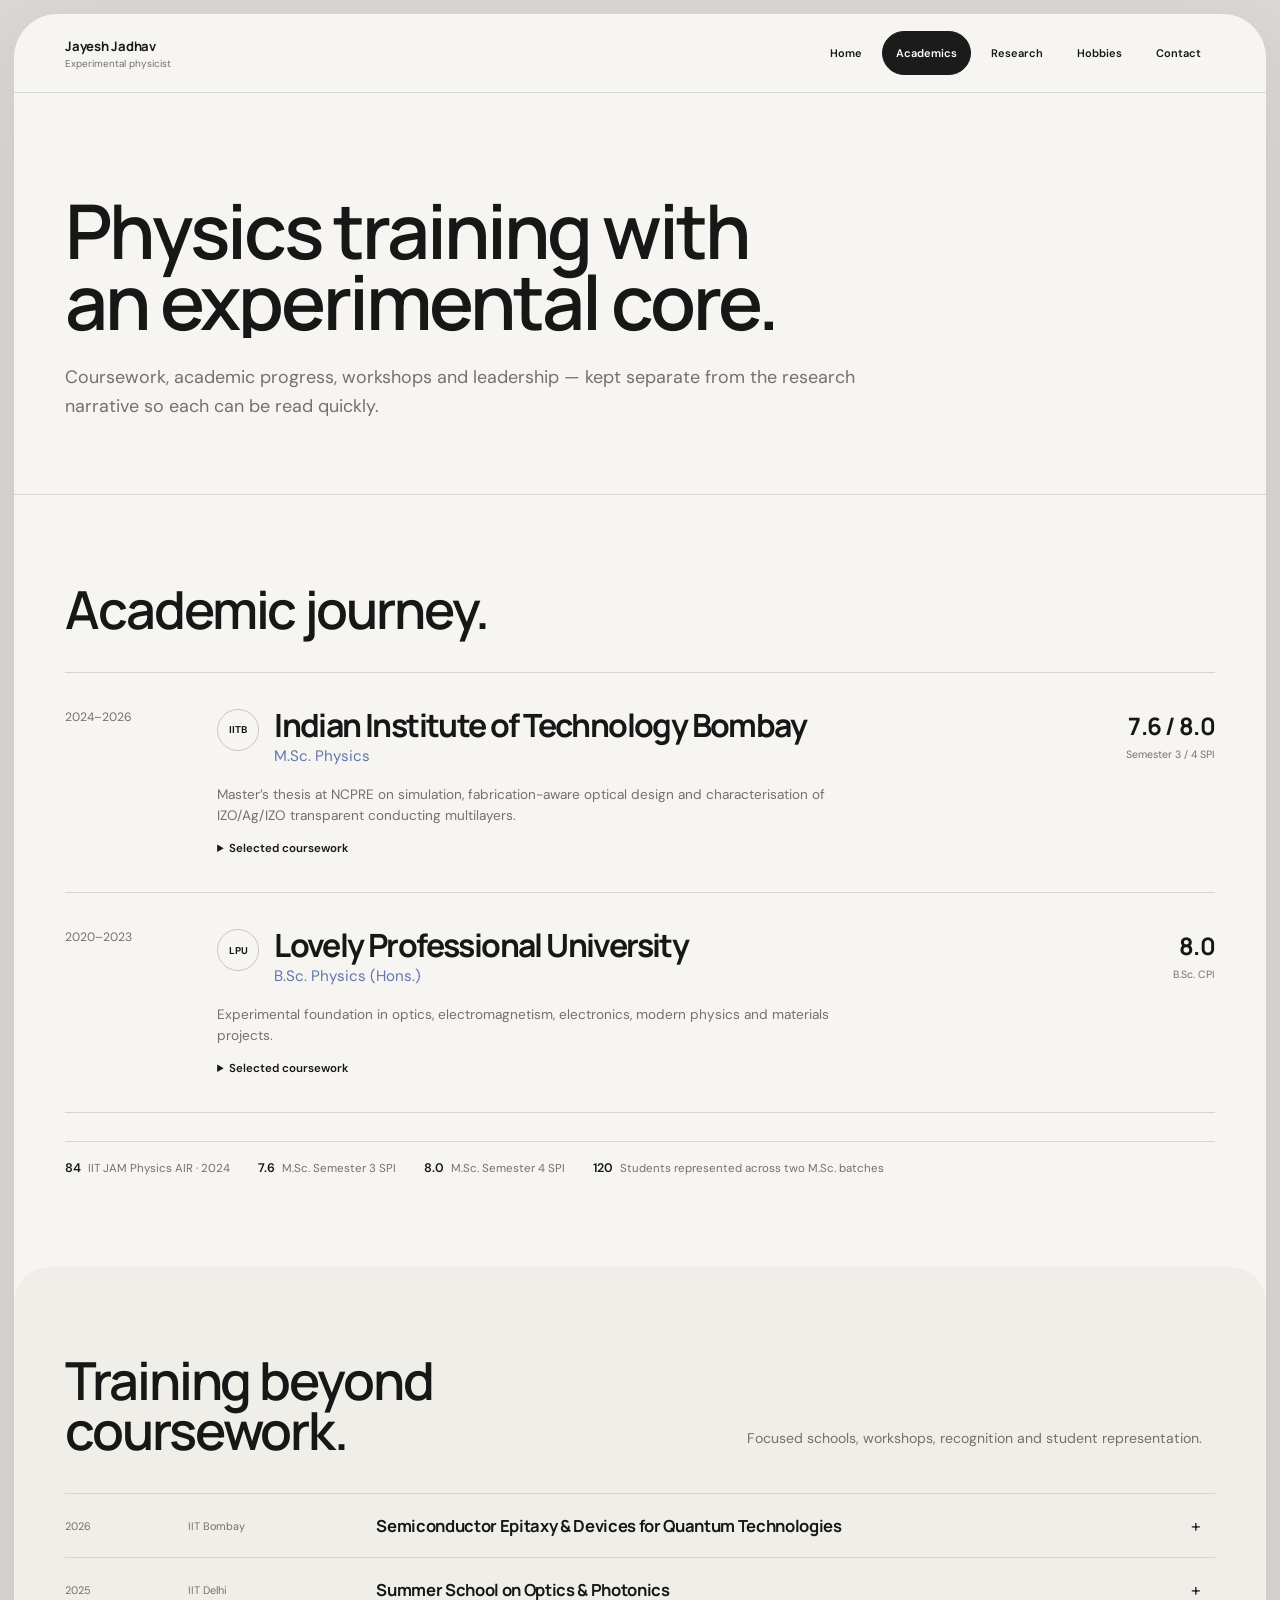
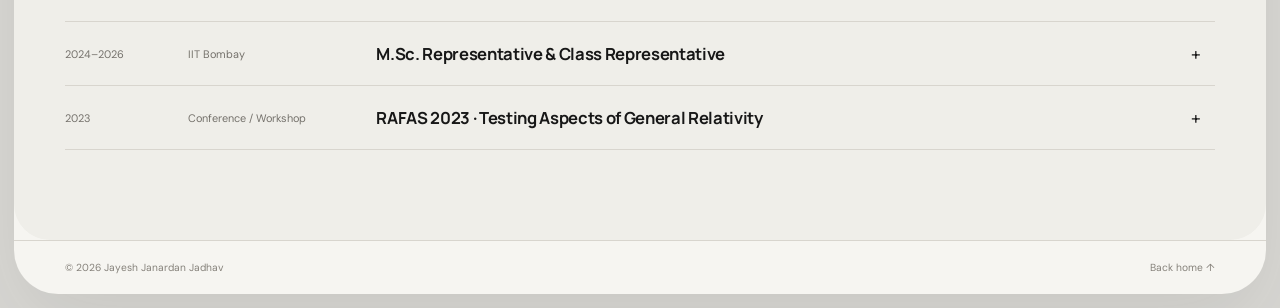
<file: academics.html>
<!doctype html>
<html lang="en">
<head>
  <meta charset="utf-8" />
  <meta name="viewport" content="width=device-width,initial-scale=1" />
  <meta name="description" content="Academic background, coursework, achievements and training of Jayesh Jadhav." />
  <meta name="theme-color" content="#f3f1ec" />
  <title>Jayesh Jadhav — Academics</title>
  <link rel="preconnect" href="https://fonts.googleapis.com">
  <link rel="preconnect" href="https://fonts.gstatic.com" crossorigin>
  <link href="https://fonts.googleapis.com/css2?family=DM+Sans:wght@400;500;600&family=Manrope:wght@400;500;600;700&display=swap" rel="stylesheet">
  <link rel="stylesheet" href="style.css" />
  <link rel="stylesheet" href="impeccable-polish.css" />
  <script defer src="app.js"></script>
</head>
<body>
<a class="skip-link" href="#main">Skip to content</a>
<div class="page-shell inner-shell">
  <header class="topbar">
    <a class="brand-mini" href="index.html"><strong>Jayesh Jadhav</strong><span>Experimental physicist</span></a>
    <nav class="page-nav" aria-label="Portfolio sections">
      <a class="nav-pill" href="index.html">Home</a><a class="nav-pill active" aria-current="page" href="academics.html">Academics</a><a class="nav-pill" href="research.html">Research</a><a class="nav-pill" href="hobbies.html">Hobbies</a><a class="nav-pill" href="contact.html">Contact</a>
    </nav>
  </header>

  <main id="main">
    <section class="page-intro reveal">
      <h1>Physics training with<br>an experimental core.</h1>
      <p>Coursework, academic progress, workshops and leadership — kept separate from the research narrative so each can be read quickly.</p>
    </section>

    <section class="content-section reveal">
      <div class="section-heading compact"><div><h2>Academic journey.</h2></div></div>
      <div class="education-list">
        <article class="edu-item">
          <div class="edu-year">2024–2026</div>
          <div class="edu-main">
            <div class="institution-line"><span class="institution-mark" aria-hidden="true">IITB</span><div><h3>Indian Institute of Technology Bombay</h3><p>M.Sc. Physics</p></div></div>
            <p class="edu-note">Master’s thesis at NCPRE on simulation, fabrication-aware optical design and characterisation of IZO/Ag/IZO transparent conducting multilayers.</p>
            <details><summary>Selected coursework</summary><div class="details-body">Light–Matter Interaction (Quantum Optics) · Photonics &amp; Engineering · Ultrafast Sciences · Introduction to Condensed Matter Physics · Electromagnetic Theory I &amp; II · Quantum Mechanics I &amp; II · Statistical Physics · Electronics &amp; Programming Laboratory</div></details>
          </div>
          <div class="edu-metric"><strong>7.6 / 8.0</strong><span>Semester 3 / 4 SPI</span></div>
        </article>
        <article class="edu-item">
          <div class="edu-year">2020–2023</div>
          <div class="edu-main">
            <div class="institution-line"><span class="institution-mark" aria-hidden="true">LPU</span><div><h3>Lovely Professional University</h3><p>B.Sc. Physics (Hons.)</p></div></div>
            <p class="edu-note">Experimental foundation in optics, electromagnetism, electronics, modern physics and materials projects.</p>
            <details><summary>Selected coursework</summary><div class="details-body">Applied Optics · Solid-State Physics · Quantum Mechanics &amp; Applications · Electromagnetic Theory · Analogue &amp; Digital Systems · Nuclear &amp; Particle Physics · Statistical Mechanics · Mathematical Physics I &amp; II</div></details>
          </div>
          <div class="edu-metric"><strong>8.0</strong><span>B.Sc. CPI</span></div>
        </article>
      </div>
      <div class="metric-row" aria-label="Academic highlights">
        <div><strong>84</strong><span>IIT JAM Physics AIR · 2024</span></div>
        <div><strong>7.6</strong><span>M.Sc. Semester 3 SPI</span></div>
        <div><strong>8.0</strong><span>M.Sc. Semester 4 SPI</span></div>
        <div><strong>120</strong><span>Students represented across two M.Sc. batches</span></div>
      </div>
    </section>

    <section class="content-section soft-section reveal">
      <div class="section-heading"><div><h2>Training beyond coursework.</h2></div><p>Focused schools, workshops, recognition and student representation.</p></div>
      <div class="timeline-clean">
        <details><summary><time>2026</time><span>IIT Bombay</span><strong>Semiconductor Epitaxy &amp; Devices for Quantum Technologies</strong><b aria-hidden="true">+</b></summary><p>Focused exposure to semiconductor epitaxy, device structures and material platforms relevant to emerging quantum technologies.</p></details>
        <details><summary><time>2025</time><span>IIT Delhi</span><strong>Summer School on Optics &amp; Photonics</strong><b aria-hidden="true">+</b></summary><p>Focused training in optics and photonics, strengthening the connection between thin-film work and broader light–matter interaction.</p></details>
        <details><summary><time>2024–2026</time><span>IIT Bombay</span><strong>M.Sc. Representative &amp; Class Representative</strong><b aria-hidden="true">+</b></summary><p>Represented two M.Sc. Physics batches, coordinated academic and student matters and supported department-level activities.</p></details>
        <details><summary><time>2023</time><span>Conference / Workshop</span><strong>RAFAS 2023 · Testing Aspects of General Relativity</strong><b aria-hidden="true">+</b></summary><p>Attended the Fourth International Conference on Recent Advances in Fundamental and Applied Sciences and an IIT Gandhinagar workshop on Testing Aspects of General Relativity.</p></details>
      </div>
    </section>
  </main>
  <footer><span>© <span data-year></span> Jayesh Janardan Jadhav</span><a href="index.html">Back home ↑</a></footer>
</div>
</body>
</html>
</file>
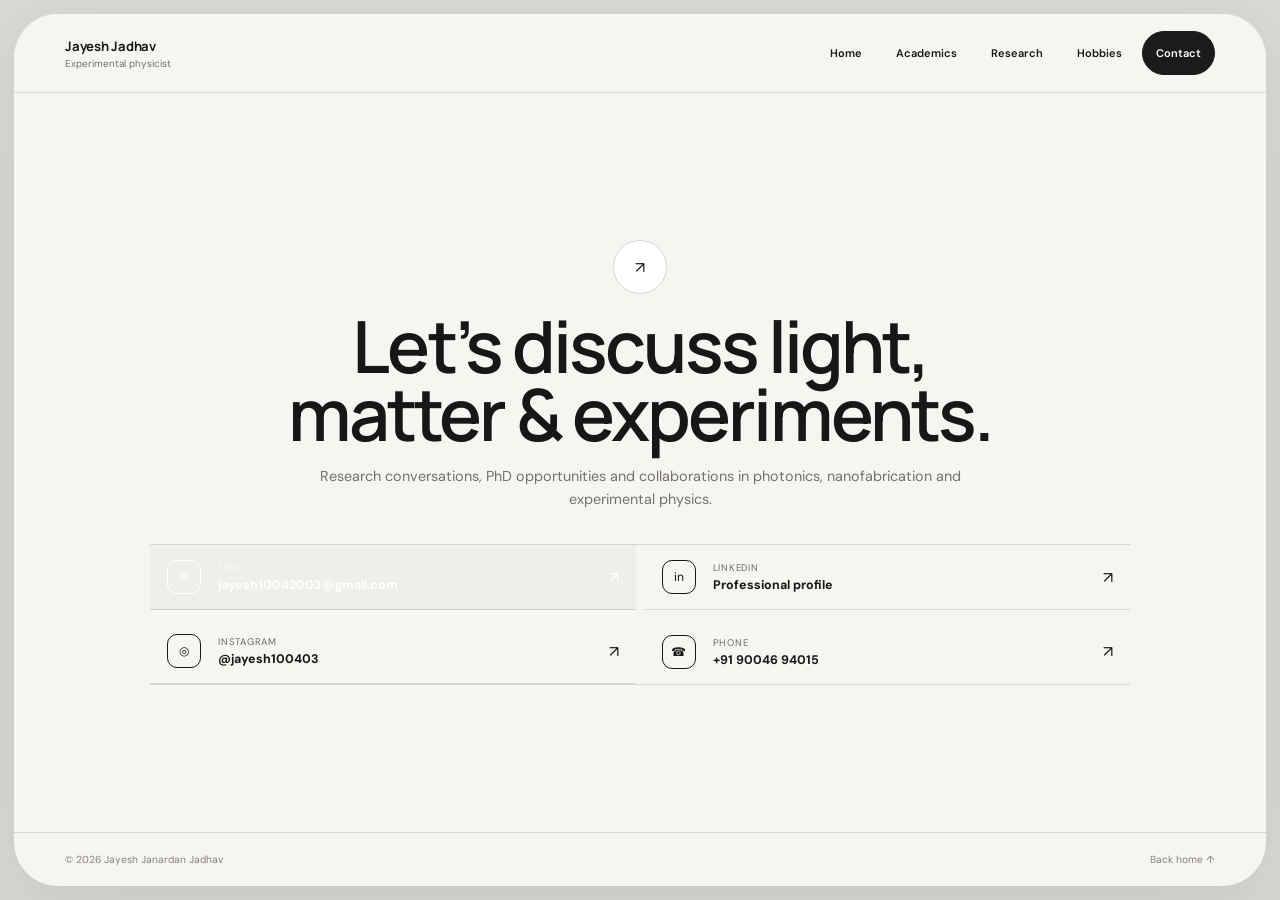
<file: contact.html>
<!doctype html>
<html lang="en">
<head>
  <meta charset="utf-8" />
  <meta name="viewport" content="width=device-width,initial-scale=1" />
  <meta name="description" content="Contact Jayesh Jadhav for research conversations, PhD opportunities and collaborations." />
  <meta name="theme-color" content="#f3f1ec" />
  <title>Jayesh Jadhav — Contact</title>
  <link rel="preconnect" href="https://fonts.googleapis.com"><link rel="preconnect" href="https://fonts.gstatic.com" crossorigin>
  <link href="https://fonts.googleapis.com/css2?family=DM+Sans:wght@400;500;600&family=Manrope:wght@400;500;600;700&display=swap" rel="stylesheet">
  <link rel="stylesheet" href="style.css" />
  <link rel="stylesheet" href="impeccable-polish.css" />
</head>
<body>
<a class="skip-link" href="#main">Skip to content</a>
<div class="page-shell contact-shell">
  <header class="topbar">
    <a class="brand-mini" href="index.html"><strong>Jayesh Jadhav</strong><span>Experimental physicist</span></a>
    <nav class="page-nav" aria-label="Portfolio sections"><a class="nav-pill" href="index.html">Home</a><a class="nav-pill" href="academics.html">Academics</a><a class="nav-pill" href="research.html">Research</a><a class="nav-pill" href="hobbies.html">Hobbies</a><a class="nav-pill active" aria-current="page" href="contact.html">Contact</a></nav>
  </header>
  <main class="contact-view" id="main">
    <section class="contact-card-main">
      <div class="contact-symbol" aria-hidden="true">↗</div><h1>Let’s discuss light,<br>matter & experiments.</h1><p>Research conversations, PhD opportunities and collaborations in photonics, nanofabrication and experimental physics.</p>
      <div class="contact-grid">
        <a class="contact-option primary" href="mailto:jayesh10042003@gmail.com"><span aria-hidden="true">✉</span><div><small>Email</small><strong>jayesh10042003@gmail.com</strong></div><b aria-hidden="true">↗</b></a>
        <a class="contact-option" href="https://www.linkedin.com/in/jayeshjadhaviitbphysics" target="_blank" rel="noreferrer"><span aria-hidden="true">in</span><div><small>LinkedIn</small><strong>Professional profile</strong></div><b aria-hidden="true">↗</b></a>
        <a class="contact-option" href="https://www.instagram.com/jayesh100403/" target="_blank" rel="noreferrer"><span aria-hidden="true">◎</span><div><small>Instagram</small><strong>@jayesh100403</strong></div><b aria-hidden="true">↗</b></a>
        <a class="contact-option" href="tel:+919004694015"><span aria-hidden="true">☎</span><div><small>Phone</small><strong>+91 90046 94015</strong></div><b aria-hidden="true">↗</b></a>
      </div>
    </section>
  </main>
  <footer><span>© <span data-year></span> Jayesh Janardan Jadhav</span><a href="index.html">Back home ↑</a></footer>
</div>
<script>document.querySelectorAll('[data-year]').forEach(el=>el.textContent=new Date().getFullYear());</script>
</body>
</html>
</file>
<file: style.css>
:root{
  --bg:#d9d8d4;
  --paper:#f6f5f1;
  --paper-2:#efeee9;
  --ink:#171717;
  --muted:#74716b;
  --line:#d8d5ce;
  --blue:#6476af;
  --green:#91a58d;
  --shadow:0 30px 85px rgba(35,35,35,.09);
  --pad:clamp(22px,4vw,62px);
}
*{box-sizing:border-box}
html{background:var(--bg);scroll-behavior:smooth}
body{margin:0;background:var(--bg);color:var(--ink);font-family:"DM Sans",Arial,sans-serif;-webkit-font-smoothing:antialiased;text-rendering:optimizeLegibility}
a{color:inherit}img{max-width:100%}button,a,summary{-webkit-tap-highlight-color:transparent}.skip-link{position:fixed;left:12px;top:-60px;z-index:100;padding:10px 14px;border-radius:12px;background:#111;color:#fff;text-decoration:none}.skip-link:focus{top:12px}
.page-shell{width:min(1460px,calc(100% - 28px));margin:14px auto;background:var(--paper);border-radius:44px;overflow:hidden;box-shadow:var(--shadow)}
.inner-shell{min-height:calc(100dvh - 28px)}
.topbar{position:sticky;top:0;z-index:20;display:flex;align-items:center;justify-content:space-between;gap:24px;padding:17px var(--pad);border-bottom:1px solid rgba(216,213,206,.8);background:rgba(246,245,241,.91);backdrop-filter:blur(18px) saturate(140%);-webkit-backdrop-filter:blur(18px) saturate(140%)}
.home-topbar{display:grid;grid-template-columns:1fr auto 1fr}
.contact-mini{font-size:.72rem;color:#57534e;text-decoration:none}.top-actions{display:flex;gap:7px}.pill,.nav-pill{display:inline-flex;align-items:center;justify-content:center;min-height:33px;padding:0 13px;border:1px solid var(--line);border-radius:999px;background:#fff;text-decoration:none;font-size:.69rem;font-weight:600;white-space:nowrap;transition:transform .18s ease,background .18s ease,border-color .18s ease}.pill:hover,.nav-pill:hover{transform:translateY(-1px);border-color:#aaa59c}.pill-dark,.nav-pill.active{border-color:#1b1b1b;background:#1b1b1b;color:#fff}.social-nav{justify-self:end;display:flex;align-items:center;gap:7px;font-size:.69rem}.social-nav a{text-decoration:none}.social-nav span{color:#aaa49b}
.brand-mini{display:flex;flex-direction:column;gap:2px;text-decoration:none}.brand-mini strong{font-family:"Manrope",sans-serif;font-size:.82rem;letter-spacing:-.02em}.brand-mini span{color:var(--muted);font-size:.62rem}.page-nav{display:flex;align-items:center;gap:6px;overflow-x:auto;scrollbar-width:none}.page-nav::-webkit-scrollbar{display:none}

/* One-view home */
.home-page{overflow:hidden}.home-shell{height:calc(100dvh - 28px);display:grid;grid-template-rows:auto minmax(0,1fr) auto}.home-main{min-height:0;display:grid;grid-template-rows:minmax(0,1fr) auto}.home-hero{min-height:0;display:grid;place-items:center;padding:clamp(22px,4vh,48px) var(--pad) clamp(18px,3vh,34px);background:radial-gradient(circle at 50% 20%,rgba(255,255,255,.92),transparent 34%),linear-gradient(180deg,#f7f6f2,#f1f0eb)}.hero-inner{width:min(920px,100%);text-align:center}.avatar-wrap{position:relative;width:max-content;margin:0 auto clamp(10px,1.6vh,18px)}.avatar{width:clamp(58px,7vh,76px);height:clamp(58px,7vh,76px);border-radius:50%;object-fit:cover;filter:grayscale(1);border:5px solid rgba(255,255,255,.86);box-shadow:0 10px 28px rgba(0,0,0,.08)}.status-chip{position:absolute;left:70%;top:35%;white-space:nowrap;padding:8px 12px;border-radius:999px;background:#fff;box-shadow:0 9px 28px rgba(0,0,0,.06);font-size:.66rem;font-weight:600}.status-chip i{display:inline-block;width:6px;height:6px;margin-left:5px;border-radius:50%;background:var(--green)}.eyebrow{margin:0 0 11px;color:#89857e;font-size:.67rem;font-weight:600;letter-spacing:.13em;text-transform:uppercase}.home-hero h1,.page-intro h1,.section-heading h2,.contact-card-main h1{margin:0;font-family:"Manrope",sans-serif;font-weight:600;letter-spacing:-.06em;line-height:.94}.home-hero h1{font-size:clamp(2.9rem,min(6.9vw,9.8vh),6.5rem)}.hero-copy{max-width:690px;margin:clamp(13px,2vh,20px) auto 0;color:var(--muted);font-size:clamp(.88rem,1.15vw,1.08rem);line-height:1.45}.home-section-nav{display:grid;grid-template-columns:repeat(4,1fr);border-top:1px solid var(--line);background:#faf9f6}.home-section-nav>a{position:relative;display:grid;grid-template-columns:42px 1fr auto;gap:14px;align-items:center;min-height:108px;padding:18px 20px;border-right:1px solid var(--line);text-decoration:none;transition:background .2s ease,transform .2s ease}.home-section-nav>a:last-child{border-right:0}.home-section-nav>a:hover{background:#fff}.section-icon{display:grid;width:38px;height:38px;place-items:center;border:1px solid #cecac2;border-radius:12px;font-family:"Manrope",sans-serif;font-size:1rem}.home-section-nav div{display:flex;min-width:0;flex-direction:column}.home-section-nav small{color:var(--blue);font-size:.59rem;letter-spacing:.08em}.home-section-nav strong{margin-top:3px;font-family:"Manrope",sans-serif;font-size:1rem;letter-spacing:-.03em}.home-section-nav em{margin-top:4px;overflow:hidden;color:var(--muted);font-size:.64rem;font-style:normal;text-overflow:ellipsis;white-space:nowrap}.home-section-nav b{font-weight:400}.home-footer{display:flex;justify-content:space-between;padding:11px var(--pad);border-top:1px solid var(--line);color:#8a867f;font-size:.61rem}

/* Inner page structure */
.page-intro{padding:clamp(64px,9vw,118px) var(--pad) clamp(54px,7vw,88px);border-bottom:1px solid var(--line)}.page-intro h1{max-width:1000px;font-size:clamp(3rem,6.3vw,6.5rem)}.page-intro>p:last-of-type{max-width:720px;margin:26px 0 0;color:var(--muted);font-size:clamp(.96rem,1.4vw,1.16rem);line-height:1.58}.intro-actions{display:flex;flex-wrap:wrap;gap:9px;margin-top:28px}.cta{display:inline-flex;align-items:center;gap:12px;min-height:44px;padding:0 18px;border:1px solid var(--line);border-radius:999px;background:#fff;text-decoration:none;font-size:.74rem;font-weight:600;transition:transform .18s ease}.cta:hover{transform:translateY(-2px)}.cta-dark{border-color:#191919;background:#191919;color:#fff}.content-section{padding:clamp(68px,8vw,110px) var(--pad)}.soft-section{background:var(--paper-2);border-radius:36px}.section-heading{display:grid;grid-template-columns:minmax(0,1.15fr) minmax(260px,.85fr);gap:50px;align-items:end;margin-bottom:44px}.section-heading.compact{grid-template-columns:1fr}.section-heading h2{font-size:clamp(2.2rem,4.4vw,4.6rem)}.section-heading>p{max-width:480px;margin:0 0 5px;color:var(--muted);font-size:.88rem;line-height:1.55}

/* Education */
.education-list{border-top:1px solid var(--line)}.edu-item{display:grid;grid-template-columns:120px 1fr 170px;gap:32px;align-items:start;padding:34px 0;border-bottom:1px solid var(--line)}.edu-year{color:var(--muted);font-size:.76rem}.institution-line{display:flex;gap:15px;align-items:flex-start}.institution-mark{display:grid;flex:0 0 42px;width:42px;height:42px;place-items:center;border:1px solid #cac6bf;border-radius:50%;font-size:.62rem;font-weight:700}.institution-line h3{margin:0 0 5px;font-family:"Manrope",sans-serif;font-size:clamp(1.45rem,2.5vw,2.6rem);letter-spacing:-.05em;line-height:1}.institution-line p{margin:0;color:var(--blue);font-size:.95rem}.edu-note{max-width:750px;margin:18px 0 0;color:var(--muted);font-size:.85rem;line-height:1.55}.edu-main details{margin-top:15px}.edu-main summary{cursor:pointer;font-size:.72rem;font-weight:600}.details-body{padding-top:10px;color:var(--muted);font-size:.76rem;line-height:1.6}.edu-metric{text-align:right}.edu-metric strong{display:block;font-family:"Manrope",sans-serif;font-size:1.8rem;letter-spacing:-.045em}.edu-metric span{font-size:.66rem;color:var(--muted)}.metric-row{display:grid;grid-template-columns:repeat(4,1fr);margin-top:28px;border:1px solid var(--line);border-radius:22px;overflow:hidden}.metric-row>div{padding:22px;border-right:1px solid var(--line)}.metric-row>div:last-child{border-right:0}.metric-row strong{display:block;font-family:"Manrope",sans-serif;font-size:1.55rem}.metric-row span{display:block;margin-top:5px;color:var(--muted);font-size:.67rem;line-height:1.4}
.timeline-clean{border-top:1px solid var(--line)}.timeline-clean details{border-bottom:1px solid var(--line)}.timeline-clean summary{display:grid;grid-template-columns:105px 170px 1fr 24px;gap:18px;align-items:center;padding:20px 0;cursor:pointer;list-style:none}.timeline-clean summary::-webkit-details-marker{display:none}.timeline-clean time,.timeline-clean span{color:var(--muted);font-size:.68rem}.timeline-clean strong{font-family:"Manrope",sans-serif;font-size:1.04rem;letter-spacing:-.02em}.timeline-clean b{font-size:1.1rem;font-weight:400;transition:transform .2s ease}.timeline-clean details[open] b{transform:rotate(45deg)}.timeline-clean details>p{max-width:720px;margin:0 0 20px 293px;color:var(--muted);font-size:.79rem;line-height:1.55}

/* Research */
.research-grid{display:grid;grid-template-columns:repeat(2,1fr);gap:14px}.research-card{display:flex;min-height:330px;flex-direction:column;overflow:hidden;border:1px solid #d6d2cb;border-radius:24px;background:#f7f6f2}.research-card.featured{grid-row:span 2}.card-topline{display:flex;justify-content:space-between;gap:14px;padding:16px 20px;border-bottom:1px solid var(--line);color:#8a867f;font-size:.63rem;letter-spacing:.08em;text-transform:uppercase}.research-body{padding:24px}.research-body h3{margin:0 0 13px;font-family:"Manrope",sans-serif;font-size:clamp(1.35rem,2.25vw,2.35rem);letter-spacing:-.045em;line-height:1.05}.research-body>p:not(.eyebrow){margin:0;color:var(--muted);font-size:.82rem;line-height:1.58}.tags{display:flex;flex-wrap:wrap;gap:6px;margin-top:18px}.tags span{padding:6px 9px;border:1px solid #d5d1c9;border-radius:999px;background:#fff;color:#6f6a64;font-size:.62rem}.card-links{display:flex;gap:16px;margin-top:20px}.card-links a{border-bottom:1px solid #b9b4ab;padding-bottom:2px;text-decoration:none;font-size:.69rem;font-weight:600}.research-visual{position:relative;height:230px;overflow:hidden;background:linear-gradient(135deg,#d2ddd7,#d7dfeb 55%,#e9dfd4)}.optic-visual i{position:absolute;left:7%;right:7%;height:1px;background:#fff;transform-origin:left center}.optic-visual i:nth-child(1){top:34%;transform:rotate(6deg)}.optic-visual i:nth-child(2){top:43%;transform:rotate(2deg)}.optic-visual i:nth-child(3){top:52%;transform:rotate(-3deg)}.optic-visual b{position:absolute;left:54%;top:15%;width:1px;height:70%;background:rgba(255,255,255,.85);box-shadow:8px 0 0 rgba(255,255,255,.55),16px 0 0 rgba(255,255,255,.3)}
.project-grid{display:grid;grid-template-columns:repeat(3,1fr);gap:12px}.project-card{display:flex;min-height:230px;flex-direction:column;justify-content:flex-end;overflow:hidden;border:1px solid #d6d2cb;border-radius:22px;background:#f8f7f3}.project-card img{width:100%;height:180px;object-fit:cover;filter:saturate(.8) contrast(.97)}.project-card>div{padding:19px}.project-card span{color:var(--blue);font-size:.61rem;letter-spacing:.08em;text-transform:uppercase}.project-card h3{margin:8px 0 9px;font-family:"Manrope",sans-serif;font-size:1.22rem;letter-spacing:-.035em;line-height:1.05}.project-card p{margin:0;color:var(--muted);font-size:.72rem;line-height:1.48}.tool-grid{display:grid;grid-template-columns:repeat(4,1fr);overflow:hidden;border:1px solid #d6d2cb;border-radius:22px;background:#f8f7f3}.tool-grid>div{padding:24px;border-right:1px solid var(--line)}.tool-grid>div:last-child{border-right:0}.tool-grid>div>span{display:block;margin-bottom:28px;color:var(--blue);font-size:.64rem}.tool-grid h3{margin:0 0 8px;font-size:.88rem}.tool-grid p{margin:0;color:var(--muted);font-size:.76rem;line-height:1.52}

/* Hobbies */
.quote-small{max-width:400px;margin:0;color:#34322f;font-family:"Manrope",sans-serif;font-size:clamp(1.3rem,2.3vw,2.2rem);font-style:normal;letter-spacing:-.04em;line-height:1.1}.quote-small cite{display:block;margin-top:8px;color:var(--muted);font-family:"DM Sans",sans-serif;font-size:.62rem;font-style:normal;letter-spacing:.08em;text-transform:uppercase}.life-grid{display:grid;grid-template-columns:repeat(4,1fr);gap:12px}.life-grid article{padding:24px;border:1px solid var(--line);border-radius:22px;background:#f8f7f3}.life-icon{display:grid;width:36px;height:36px;place-items:center;margin-bottom:26px;border:1px solid #cbc7bf;border-radius:11px}.life-grid h3{margin:0 0 8px;font-size:.9rem}.life-grid p{margin:0;color:var(--muted);font-size:.76rem;line-height:1.52}.photo-strip{display:grid;grid-template-columns:repeat(4,1fr);gap:10px}.photo-strip img{width:100%;height:clamp(220px,28vw,390px);object-fit:cover;border-radius:20px;filter:saturate(.86)}

/* Contact */
.contact-shell{height:calc(100dvh - 28px);display:grid;grid-template-rows:auto 1fr auto}.contact-view{display:grid;place-items:center;min-height:0;padding:28px var(--pad)}.contact-card-main{width:min(980px,100%);text-align:center}.contact-symbol{display:grid;width:54px;height:54px;margin:0 auto 18px;place-items:center;border:1px solid var(--line);border-radius:50%;background:#fff}.contact-card-main h1{font-size:clamp(3rem,min(6vw,8vh),6rem)}.contact-card-main>p:not(.eyebrow){max-width:650px;margin:18px auto 0;color:var(--muted);font-size:.9rem;line-height:1.55}.contact-grid{display:grid;grid-template-columns:repeat(2,1fr);gap:9px;margin-top:28px}.contact-option{display:grid;grid-template-columns:38px 1fr auto;gap:13px;align-items:center;padding:15px 17px;border:1px solid var(--line);border-radius:18px;background:#fff;text-align:left;text-decoration:none;transition:transform .18s ease,background .18s ease}.contact-option:hover{transform:translateY(-2px);background:#fbfaf7}.contact-option.primary{background:#181818;color:#fff;border-color:#181818}.contact-option>span{display:grid;width:34px;height:34px;place-items:center;border:1px solid currentColor;border-radius:10px;font-size:.76rem}.contact-option div{display:flex;min-width:0;flex-direction:column}.contact-option small{opacity:.62;font-size:.6rem;text-transform:uppercase;letter-spacing:.08em}.contact-option strong{margin-top:3px;overflow:hidden;font-size:.78rem;text-overflow:ellipsis;white-space:nowrap}.contact-option b{font-weight:400}
footer{display:flex;justify-content:space-between;gap:18px;padding:20px var(--pad);border-top:1px solid var(--line);color:#85817a;font-size:.64rem}footer a{text-decoration:none}
.reveal{opacity:0;transform:translateY(12px);transition:opacity .6s ease,transform .6s cubic-bezier(.2,.7,.2,1)}.reveal.visible{opacity:1;transform:none}

@media(max-width:980px){
  .page-shell{width:calc(100% - 16px);margin:8px auto;border-radius:30px}.home-shell,.contact-shell{height:calc(100dvh - 16px)}
  .social-nav{display:none}.home-topbar{grid-template-columns:1fr auto}.top-actions{justify-self:end}
  .home-section-nav{grid-template-columns:repeat(2,1fr)}.home-section-nav>a{min-height:90px}.home-section-nav>a:nth-child(2){border-right:0}.home-section-nav>a:nth-child(-n+2){border-bottom:1px solid var(--line)}
  .page-nav{max-width:65vw}.research-grid{grid-template-columns:1fr}.research-card.featured{grid-row:auto}.project-grid{grid-template-columns:repeat(2,1fr)}.tool-grid,.life-grid{grid-template-columns:repeat(2,1fr)}.tool-grid>div:nth-child(2){border-right:0}.tool-grid>div:nth-child(-n+2){border-bottom:1px solid var(--line)}
  .edu-item{grid-template-columns:90px 1fr}.edu-metric{grid-column:2;text-align:left}.metric-row{grid-template-columns:repeat(2,1fr)}.metric-row>div:nth-child(2){border-right:0}.metric-row>div:nth-child(-n+2){border-bottom:1px solid var(--line)}
  .timeline-clean summary{grid-template-columns:82px 145px 1fr 22px}.timeline-clean details>p{margin-left:245px}.photo-strip{grid-template-columns:repeat(2,1fr)}
}
@media(max-width:680px){
  :root{--pad:18px}.page-shell{width:calc(100% - 8px);margin:4px auto;border-radius:22px}.home-shell,.contact-shell{height:calc(100dvh - 8px)}
  .topbar{padding:12px 14px}.contact-mini{max-width:130px;overflow:hidden;text-overflow:ellipsis;white-space:nowrap}.pill{min-height:30px;padding:0 11px;font-size:.64rem}.brand-mini span{display:none}.brand-mini strong{font-size:.75rem}.page-nav{max-width:72vw;gap:5px}.nav-pill{min-height:30px;padding:0 10px;font-size:.62rem}
  .home-hero{padding:14px 18px 12px}.avatar{width:54px;height:54px}.status-chip{left:63%;top:34%;padding:7px 10px;font-size:.59rem}.home-hero .eyebrow{margin-bottom:8px}.home-hero h1{font-size:clamp(2.35rem,min(11vw,7.2vh),4.2rem)}.hero-copy{max-width:510px;margin-top:10px;font-size:.8rem;line-height:1.35}.home-section-nav{grid-template-columns:1fr 1fr}.home-section-nav>a{grid-template-columns:32px 1fr auto;gap:9px;min-height:74px;padding:11px 12px}.section-icon{width:30px;height:30px;border-radius:9px;font-size:.82rem}.home-section-nav strong{font-size:.84rem}.home-section-nav em{font-size:.56rem}.home-footer{padding:8px 14px;font-size:.55rem}
  .page-intro{padding:52px 18px 48px}.page-intro h1{font-size:clamp(2.6rem,12vw,4.8rem)}.page-intro>p:last-of-type{margin-top:18px;font-size:.9rem}.content-section{padding:58px 18px}.soft-section{border-radius:25px}.section-heading{grid-template-columns:1fr;gap:18px;margin-bottom:34px}.section-heading h2{font-size:clamp(2.1rem,10vw,3.7rem)}
  .edu-item{grid-template-columns:1fr;gap:12px;padding:28px 0}.edu-metric{grid-column:auto}.metric-row{grid-template-columns:1fr 1fr}.metric-row>div{padding:18px}.institution-line h3{font-size:1.55rem}.timeline-clean summary{grid-template-columns:65px 1fr 22px;gap:12px}.timeline-clean summary span{display:none}.timeline-clean strong{font-size:.9rem}.timeline-clean details>p{margin:0 0 18px 77px;font-size:.75rem}
  .project-grid,.tool-grid,.life-grid{grid-template-columns:1fr}.project-card{min-height:0}.tool-grid>div{border-right:0;border-bottom:1px solid var(--line)}.tool-grid>div:last-child{border-bottom:0}.photo-strip{display:flex;gap:10px;overflow-x:auto;scroll-snap-type:x mandatory;scrollbar-width:none}.photo-strip::-webkit-scrollbar{display:none}.photo-strip img{flex:0 0 78vw;height:54vh;scroll-snap-align:start}
  .contact-view{padding:18px}.contact-card-main h1{font-size:clamp(2.6rem,min(11.5vw,7vh),4.4rem)}.contact-grid{grid-template-columns:1fr;gap:7px;margin-top:18px}.contact-option{padding:11px 13px}.contact-card-main>p:not(.eyebrow){font-size:.78rem}.contact-symbol{width:46px;height:46px;margin-bottom:12px}footer{padding:14px 18px;font-size:.58rem}
}
@media(max-width:430px){
  .home-footer span:last-child{display:none}.home-section-nav em{display:none}.home-section-nav>a{min-height:68px}.home-hero h1{font-size:clamp(2.15rem,min(10.5vw,6.7vh),3.55rem)}.hero-copy{font-size:.76rem}.status-chip{left:55%}.page-nav{max-width:70vw}.nav-pill{padding:0 9px}
}
@media(max-height:700px) and (min-width:681px){
  .home-hero{padding-top:14px;padding-bottom:10px}.avatar{width:52px;height:52px}.status-chip{padding:6px 10px}.home-hero h1{font-size:min(5.3vw,7.2vh)}.hero-copy{margin-top:10px;font-size:.82rem}.home-section-nav>a{min-height:82px}.home-footer{padding-top:7px;padding-bottom:7px}
}
@media(prefers-reduced-motion:reduce){html{scroll-behavior:auto}.reveal{opacity:1;transform:none;transition:none}.cta,.pill,.nav-pill,.contact-option,.home-section-nav>a{transition:none}}
</file>
<file: impeccable-polish.css>
/* Impeccable refinement pass: preserve the warm editorial world, remove UI noise. */
:root{
  --focus:#254dce;
  --hairline:rgba(23,23,23,.14);
  --paper-strong:#fbfaf7;
  --max-copy:72ch;
}

a,summary{outline-offset:4px}
a:focus-visible,summary:focus-visible{
  outline:2px solid var(--focus);
  outline-offset:4px;
  border-radius:8px;
}
.nav-pill,.pill,.cta,.home-section-nav>a,.contact-option{min-height:44px}

.topbar{
  background:var(--paper);
  backdrop-filter:none;
  -webkit-backdrop-filter:none;
  border-bottom:1px solid var(--hairline);
}
.nav-pill{border-color:transparent;background:transparent}
.nav-pill:hover{background:#eceae4;border-color:transparent;transform:none}
.nav-pill.active{background:#1b1b1b;color:#fff;border-color:#1b1b1b}

.page-intro h1,.home-hero h1,.section-heading h2,.contact-card-main h1{
  letter-spacing:-.04em;
  text-wrap:balance;
}
.page-intro h1{font-size:clamp(3rem,5.9vw,5.8rem)}
.home-hero h1{font-size:clamp(2.8rem,min(6vw,8.6vh),5.7rem)}
.section-heading h2{font-size:clamp(2.2rem,4.1vw,4.45rem)}
.page-intro>p:last-of-type,.section-heading>p,.edu-note,.research-body>p,.project-card p,.tool-grid p,.life-grid p,.contact-card-main>p{max-width:var(--max-copy)}
.page-intro{padding-top:clamp(62px,8vw,104px);padding-bottom:clamp(48px,6vw,74px)}
.content-section{padding-top:clamp(64px,7vw,96px);padding-bottom:clamp(64px,7vw,96px)}
.section-heading{margin-bottom:38px}

.reveal{opacity:1!important;transform:none!important;transition:none!important}
@media (prefers-reduced-motion:no-preference){
  .home-hero h1,.page-intro h1{animation:impeccable-headline .52s cubic-bezier(.16,1,.3,1) both}
  @keyframes impeccable-headline{
    from{opacity:.01;transform:translateY(10px);clip-path:inset(0 0 14% 0)}
    to{opacity:1;transform:none;clip-path:inset(0)}
  }
}

.home-section-nav{
  padding:10px var(--pad) 18px;
  gap:10px;
  background:transparent!important;
  border:0!important;
}
.home-section-nav>a{min-height:44px!important;padding:0 20px!important;box-shadow:none!important}
.home-section-nav>a:hover{transform:translateY(-1px);box-shadow:0 7px 18px rgba(0,0,0,.10)!important}
.home-footer{border-top:0;padding-top:9px}
.status-chip{box-shadow:0 8px 22px rgba(0,0,0,.055)}

.metric-row{
  display:flex;
  flex-wrap:wrap;
  gap:10px 28px;
  margin-top:28px;
  padding:18px 0 0;
  border:0;
  border-top:1px solid var(--hairline);
  border-radius:0;
  overflow:visible;
}
.metric-row>div{display:flex;align-items:baseline;gap:7px;padding:0;border:0}
.metric-row strong{display:inline;font-family:"DM Sans",Arial,sans-serif;font-size:.78rem;font-weight:600;letter-spacing:0}
.metric-row span{display:inline;margin:0;color:var(--muted);font-size:.72rem}
.edu-item{padding:36px 0}
.edu-metric strong{font-size:1.5rem;letter-spacing:-.03em}

.research-grid{gap:0;border-top:1px solid var(--hairline);border-bottom:1px solid var(--hairline)}
.research-card{min-height:0;border:0;border-bottom:1px solid var(--hairline);border-radius:0;background:transparent}
.research-card:nth-child(odd){border-right:1px solid var(--hairline)}
.research-card.featured{background:#efeee9}
.card-topline{padding:18px 22px 0;border-bottom:0}
.research-body{padding:20px 22px 26px}
.research-body h3{max-width:18ch;font-size:clamp(1.4rem,2.15vw,2.2rem);letter-spacing:-.035em}
.research-body>p{font-size:.84rem}
.research-visual{height:220px;margin:18px 22px 0;border-radius:16px}
.tags span{background:transparent}

.project-grid{gap:0;border-top:1px solid var(--hairline);border-left:1px solid var(--hairline)}
.project-card{min-height:0;padding:22px;justify-content:flex-start;border:0;border-right:1px solid var(--hairline);border-bottom:1px solid var(--hairline);border-radius:0;background:transparent}
.project-card img{height:190px;border-radius:14px;filter:saturate(.88) contrast(.98)}
.project-card>div{padding:17px 0 0}
.project-card:not(.project-image)>div{padding-top:0}
.project-card h3{font-size:1.18rem;letter-spacing:-.025em}

.tool-grid{border:0;border-top:1px solid var(--hairline);border-bottom:1px solid var(--hairline);border-radius:0;background:transparent}
.tool-grid>div{padding:24px 22px;border-right:1px solid var(--hairline)}
.tool-grid h3{font-family:"Manrope",sans-serif;font-size:1rem;letter-spacing:-.02em}

.life-grid{gap:0;border-top:1px solid var(--hairline)}
.life-grid article{padding:24px 22px;border:0;border-right:1px solid var(--hairline);border-bottom:1px solid var(--hairline);border-radius:0;background:transparent}
.life-grid article:last-child{border-right:0}
.life-icon{margin-bottom:22px;border-radius:50%}
.photo-strip{gap:8px}
.photo-strip img{border-radius:12px}

.contact-grid{margin-top:34px;border-top:1px solid var(--hairline);border-bottom:1px solid var(--hairline)}
.contact-option,.contact-option.primary{border:0!important;border-bottom:1px solid var(--hairline)!important;border-radius:0!important;background:transparent!important;box-shadow:none!important}
.contact-option:last-child{border-bottom:0!important}
.contact-option:hover,.contact-option.primary:hover{background:#eceae4!important;transform:none!important}
.contact-option.primary{background:#efeee9!important}
.contact-option strong{overflow-wrap:anywhere}

details summary{border-radius:8px}
.timeline-clean details>p{max-width:var(--max-copy)}

@media(max-width:980px){
  .research-card:nth-child(odd){border-right:0}
  .project-grid{grid-template-columns:repeat(2,1fr)}
  .life-grid{grid-template-columns:repeat(2,1fr)}
  .life-grid article:nth-child(2){border-right:0}
}

@media(max-width:680px){
  .page-shell{width:calc(100% - 12px);margin:6px auto;border-radius:24px}
  .inner-shell{min-height:calc(100dvh - 12px)}
  .topbar{position:sticky;top:0;padding:12px 16px;gap:12px}
  .brand-mini span{display:none}
  .page-nav{gap:2px}
  .nav-pill{min-height:42px;padding:0 11px;font-size:.66rem}
  .page-intro{padding:54px 20px 46px}
  .page-intro h1{font-size:clamp(2.7rem,12vw,4rem);max-width:11ch}
  .content-section{padding:58px 20px}
  .section-heading{gap:16px;margin-bottom:30px}
  .section-heading h2{font-size:clamp(2rem,9vw,3.35rem)}
  .section-heading>p{font-size:.83rem}
  .edu-item{grid-template-columns:1fr;gap:16px;padding:28px 0}
  .edu-year{order:-1}
  .edu-metric{grid-column:auto;text-align:left;display:flex;align-items:baseline;gap:8px}
  .edu-metric strong{font-size:1.15rem}.edu-metric span{font-size:.67rem}
  .metric-row{gap:8px 20px}.metric-row>div{flex-basis:calc(50% - 10px)}
  .research-grid{grid-template-columns:1fr}
  .research-card{border-right:0!important}
  .research-visual{height:190px}
  .project-grid{grid-template-columns:1fr;border-left:0}
  .project-card{padding:20px 0;border-right:0}
  .project-card img{height:220px}
  .tool-grid{grid-template-columns:1fr;border-left:0;border-right:0}
  .tool-grid>div{border-right:0;border-bottom:1px solid var(--hairline);padding:22px 0}
  .tool-grid>div:last-child{border-bottom:0}
  .life-grid{grid-template-columns:1fr}
  .life-grid article{border-right:0;padding:22px 0}
  .photo-strip{grid-template-columns:1fr 1fr}
  .photo-strip img{height:220px}
  .contact-card-main h1{font-size:clamp(2.6rem,12vw,4rem);letter-spacing:-.04em}
  .contact-option{min-height:72px!important}
  .home-page{overflow:auto}
  .home-shell{height:auto;min-height:calc(100dvh - 12px)}
  .home-section-nav{gap:8px;padding:8px 16px 16px}
  .home-section-nav>a{flex:1 1 calc(50% - 8px);min-width:132px}
}

@media(prefers-reduced-motion:reduce){
  *{scroll-behavior:auto!important;animation-duration:.01ms!important;animation-iteration-count:1!important;transition-duration:.01ms!important}
}
</file>
